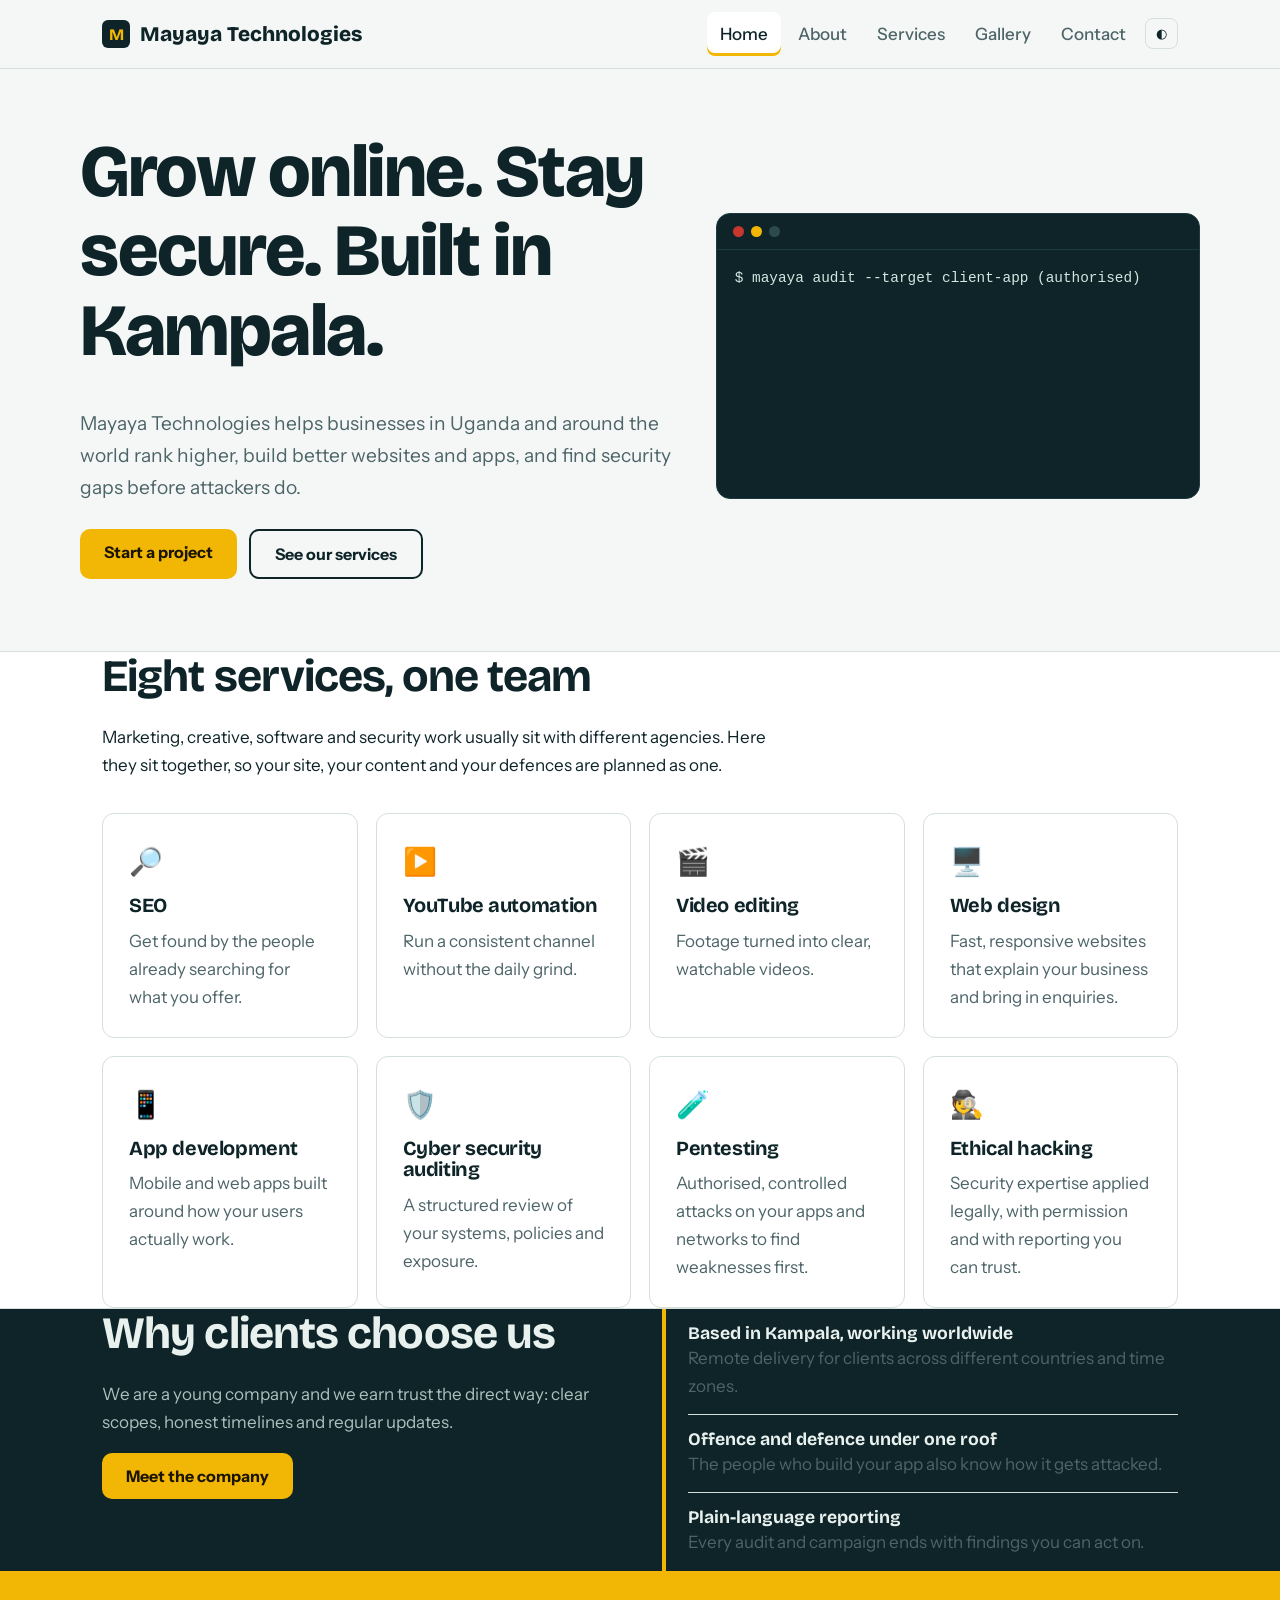
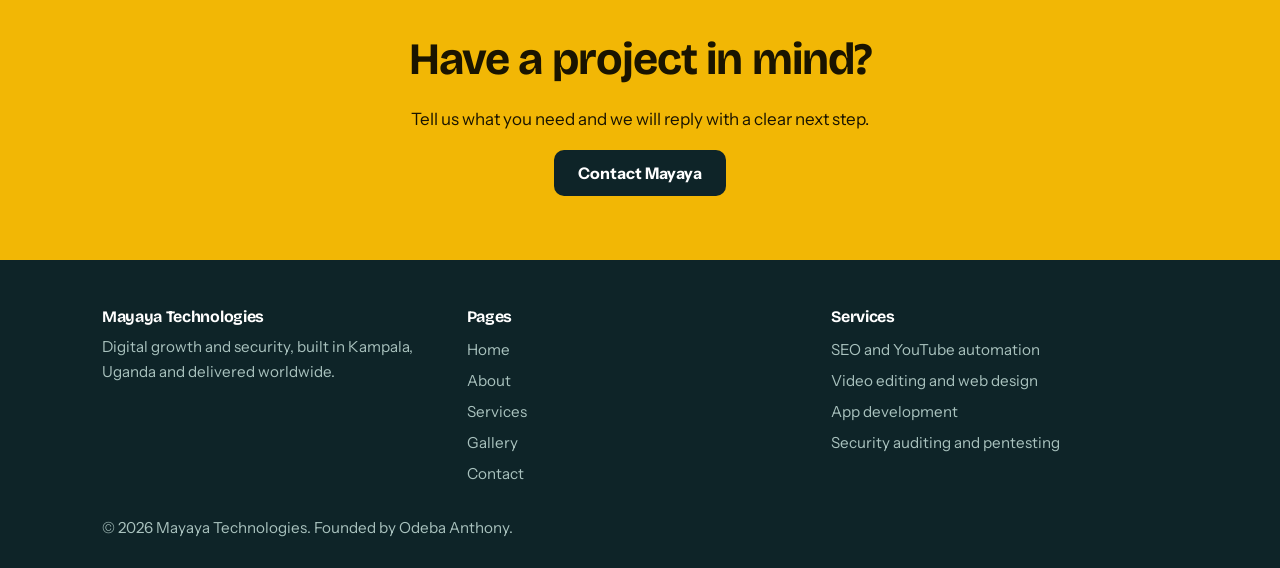
<file: index.html>
<!DOCTYPE html>
<html lang="en">
<head>
<meta charset="utf-8">
<meta name="viewport" content="width=device-width, initial-scale=1, viewport-fit=cover">
<title>Mayaya Technologies | Digital growth and security from Kampala</title>
<meta name="description" content="Mayaya Technologies offers SEO, YouTube automation, video editing, web design, app development, security auditing, pentesting and ethical hacking from Kampala, Uganda.">
<link rel="preconnect" href="https://fonts.googleapis.com">
<link href="https://fonts.googleapis.com/css2?family=Bricolage+Grotesque:wght@500;700;800&family=Instrument+Sans:wght@400;500;600&display=swap" rel="stylesheet">
<link rel="stylesheet" href="style.css">
</head>
<body data-page="home">
<header>
<div class="wrap bar">
<a class="logo" href="index.html"><i>M</i>Mayaya Technologies</a>
<div style="display:flex;align-items:center">
<nav id="nav" aria-label="Main">
<a href="index.html" data-p="home">Home</a>
<a href="about.html" data-p="about">About</a>
<a href="services.html" data-p="services">Services</a>
<a href="gallery.html" data-p="gallery">Gallery</a>
<a href="contact.html" data-p="contact">Contact</a>
</nav>
<button class="theme" id="theme" aria-label="Switch light or dark theme">◐</button>
<button class="menu" id="menu" aria-expanded="false" aria-controls="nav" style="margin-left:6px">Menu</button>
</div>
</div>
</header>

<main>
<div class="wrap hero">
<div>
<h1>Grow online. Stay secure. Built in Kampala.</h1>
<p class="lede">Mayaya Technologies helps businesses in Uganda and around the world rank higher, build better websites and apps, and find security gaps before attackers do.</p>
<div class="cta"><a class="btn" href="contact.html">Start a project</a><a class="btn alt" href="services.html">See our services</a></div>
</div>
<div class="term" aria-label="Example security audit output">
<div class="top"><b></b><b></b><b></b></div>
<pre id="typed"></pre>
</div>
</div>

<div class="band"><section class="wrap">
<div class="sec-head"><h2>Eight services, one team</h2><p>Marketing, creative, software and security work usually sit with different agencies. Here they sit together, so your site, your content and your defences are planned as one.</p></div>
<div class="grid" id="homeSvc"></div>
</section></div>

<div class="dark"><section class="wrap split">
<div><h2>Why clients choose us</h2><p>We are a young company and we earn trust the direct way: clear scopes, honest timelines and regular updates.</p><a class="btn" href="about.html">Meet the company</a></div>
<div class="facts">
<div><b>Based in Kampala, working worldwide</b><span>Remote delivery for clients across different countries and time zones.</span></div>
<div><b>Offence and defence under one roof</b><span>The people who build your app also know how it gets attacked.</span></div>
<div><b>Plain-language reporting</b><span>Every audit and campaign ends with findings you can act on.</span></div>
</div>
</section></div>

<div class="cl"><div class="wrap"><h2>Have a project in mind?</h2><p>Tell us what you need and we will reply with a clear next step.</p><a class="btn" style="background:#0e2428;color:#fff" href="contact.html">Contact Mayaya</a></div></div>
</main>

<footer>
<div class="wrap">
<div class="grid">
<div><h3>Mayaya Technologies</h3><p>Digital growth and security, built in Kampala, Uganda and delivered worldwide.</p></div>
<div><h3>Pages</h3><a href="index.html">Home</a><a href="about.html">About</a><a href="services.html">Services</a><a href="gallery.html">Gallery</a><a href="contact.html">Contact</a></div>
<div><h3>Services</h3><a href="services.html">SEO and YouTube automation</a><a href="services.html">Video editing and web design</a><a href="services.html">App development</a><a href="services.html">Security auditing and pentesting</a></div>
</div>
<div>© <span id="yr">2026</span> Mayaya Technologies. Founded by Odeba Anthony.</div>
</div>
</footer>

<script src="script.js"></script>
</body>
</html>
</file>
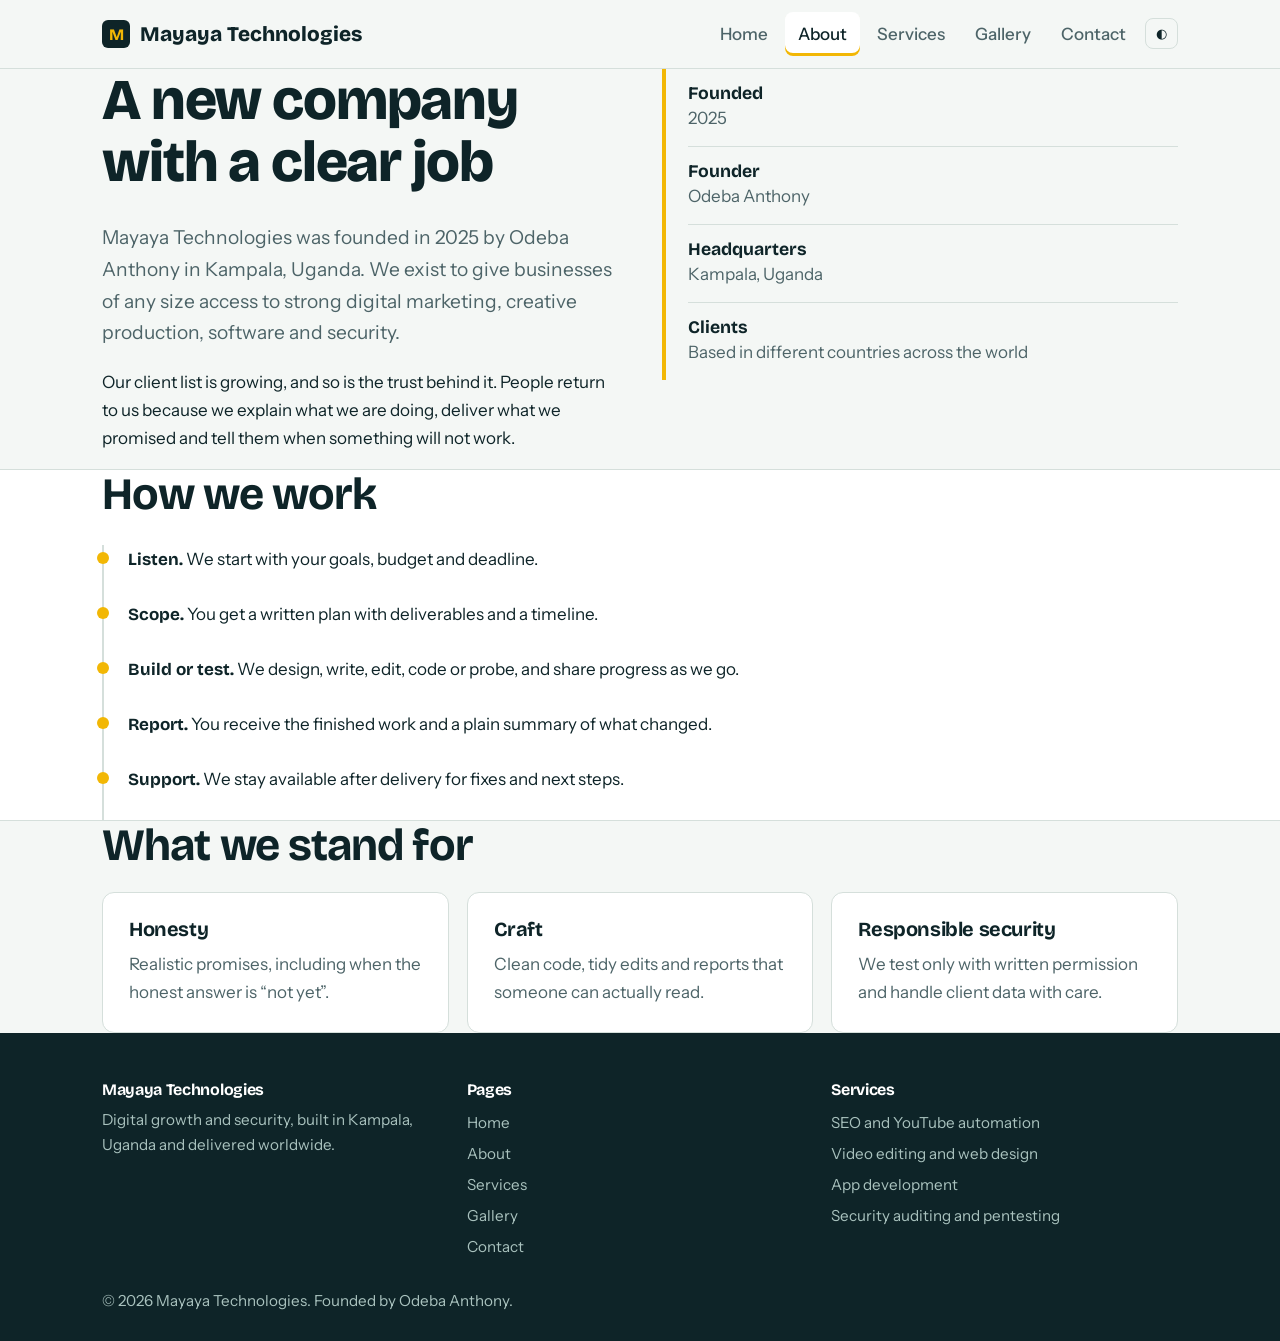
<file: about.html>
<!DOCTYPE html>
<html lang="en">
<head>
<meta charset="utf-8">
<meta name="viewport" content="width=device-width, initial-scale=1, viewport-fit=cover">
<title>About | Mayaya Technologies</title>
<meta name="description" content="Mayaya Technologies was founded in 2025 by Odeba Anthony in Kampala, Uganda, and works with clients worldwide.">
<link rel="preconnect" href="https://fonts.googleapis.com">
<link href="https://fonts.googleapis.com/css2?family=Bricolage+Grotesque:wght@500;700;800&family=Instrument+Sans:wght@400;500;600&display=swap" rel="stylesheet">
<link rel="stylesheet" href="style.css">
</head>
<body data-page="about">
<header>
<div class="wrap bar">
<a class="logo" href="index.html"><i>M</i>Mayaya Technologies</a>
<div style="display:flex;align-items:center">
<nav id="nav" aria-label="Main">
<a href="index.html" data-p="home">Home</a>
<a href="about.html" data-p="about">About</a>
<a href="services.html" data-p="services">Services</a>
<a href="gallery.html" data-p="gallery">Gallery</a>
<a href="contact.html" data-p="contact">Contact</a>
</nav>
<button class="theme" id="theme" aria-label="Switch light or dark theme">◐</button>
<button class="menu" id="menu" aria-expanded="false" aria-controls="nav" style="margin-left:6px">Menu</button>
</div>
</div>
</header>

<main>
<section class="wrap split">
<div>
<h1 style="font-size:clamp(2.2rem,5vw,3.6rem)">A new company with a clear job</h1>
<p class="lede">Mayaya Technologies was founded in 2025 by Odeba Anthony in Kampala, Uganda. We exist to give businesses of any size access to strong digital marketing, creative production, software and security.</p>
<p>Our client list is growing, and so is the trust behind it. People return to us because we explain what we are doing, deliver what we promised and tell them when something will not work.</p>
</div>
<div class="facts">
<div><b>Founded</b><span>2025</span></div>
<div><b>Founder</b><span>Odeba Anthony</span></div>
<div><b>Headquarters</b><span>Kampala, Uganda</span></div>
<div><b>Clients</b><span>Based in different countries across the world</span></div>
</div>
</section>
<div class="band"><section class="wrap">
<h2>How we work</h2>
<ul class="tl" style="max-width:640px;margin-top:26px">
<li><b>Listen.</b> We start with your goals, budget and deadline.</li>
<li><b>Scope.</b> You get a written plan with deliverables and a timeline.</li>
<li><b>Build or test.</b> We design, write, edit, code or probe, and share progress as we go.</li>
<li><b>Report.</b> You receive the finished work and a plain summary of what changed.</li>
<li><b>Support.</b> We stay available after delivery for fixes and next steps.</li>
</ul>
</section></div>
<section class="wrap"><h2>What we stand for</h2>
<div class="grid">
<div class="card"><h3>Honesty</h3><p>Realistic promises, including when the honest answer is “not yet”.</p></div>
<div class="card"><h3>Craft</h3><p>Clean code, tidy edits and reports that someone can actually read.</p></div>
<div class="card"><h3>Responsible security</h3><p>We test only with written permission and handle client data with care.</p></div>
</div></section>
</main>

<footer>
<div class="wrap">
<div class="grid">
<div><h3>Mayaya Technologies</h3><p>Digital growth and security, built in Kampala, Uganda and delivered worldwide.</p></div>
<div><h3>Pages</h3><a href="index.html">Home</a><a href="about.html">About</a><a href="services.html">Services</a><a href="gallery.html">Gallery</a><a href="contact.html">Contact</a></div>
<div><h3>Services</h3><a href="services.html">SEO and YouTube automation</a><a href="services.html">Video editing and web design</a><a href="services.html">App development</a><a href="services.html">Security auditing and pentesting</a></div>
</div>
<div>© <span id="yr">2026</span> Mayaya Technologies. Founded by Odeba Anthony.</div>
</div>
</footer>

<script src="script.js"></script>
</body>
</html>
</file>
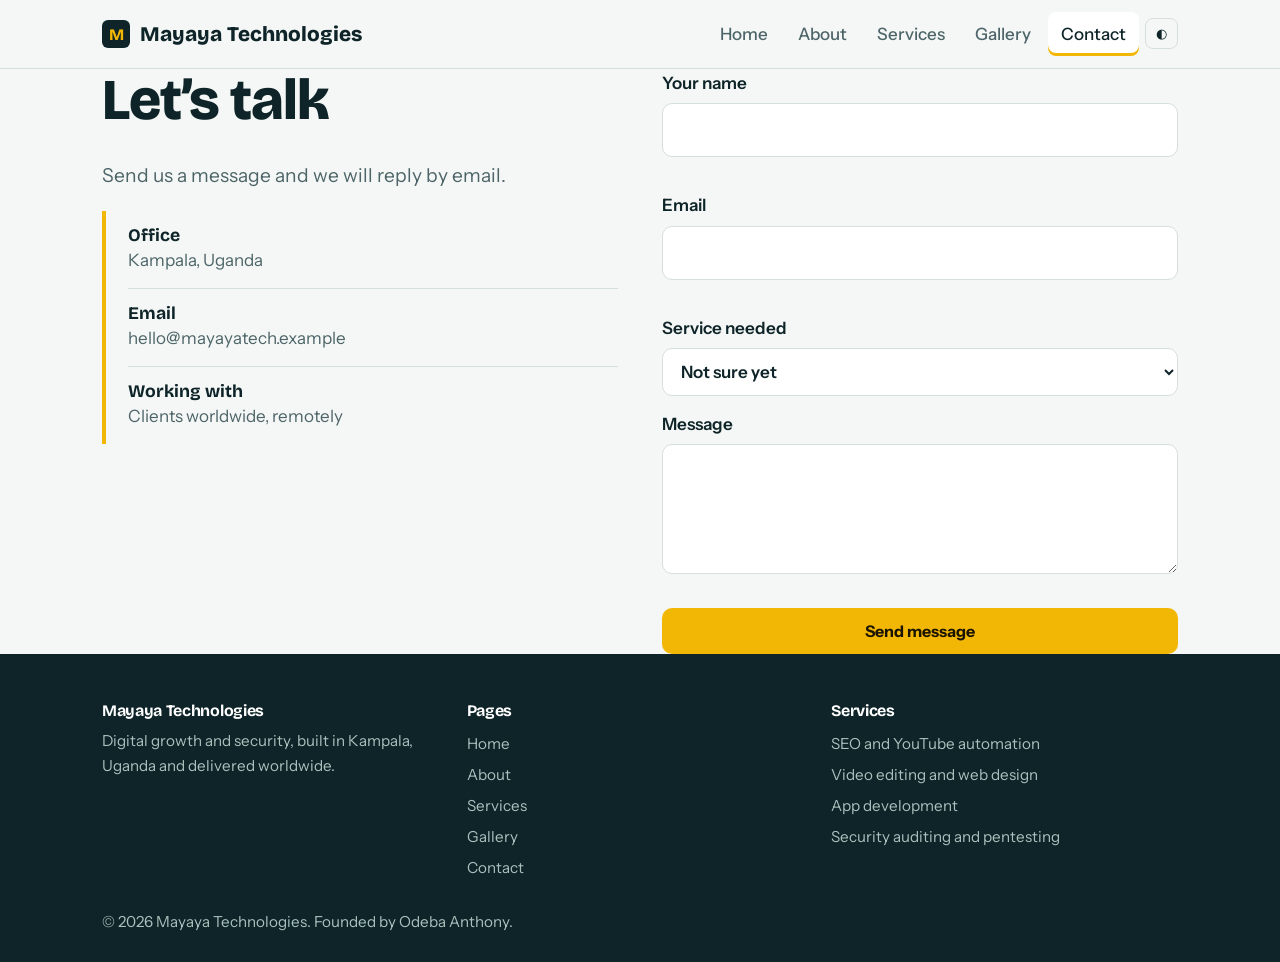
<file: contact.html>
<!DOCTYPE html>
<html lang="en">
<head>
<meta charset="utf-8">
<meta name="viewport" content="width=device-width, initial-scale=1, viewport-fit=cover">
<title>Contact | Mayaya Technologies</title>
<meta name="description" content="Contact Mayaya Technologies in Kampala, Uganda.">
<link rel="preconnect" href="https://fonts.googleapis.com">
<link href="https://fonts.googleapis.com/css2?family=Bricolage+Grotesque:wght@500;700;800&family=Instrument+Sans:wght@400;500;600&display=swap" rel="stylesheet">
<link rel="stylesheet" href="style.css">
</head>
<body data-page="contact">
<header>
<div class="wrap bar">
<a class="logo" href="index.html"><i>M</i>Mayaya Technologies</a>
<div style="display:flex;align-items:center">
<nav id="nav" aria-label="Main">
<a href="index.html" data-p="home">Home</a>
<a href="about.html" data-p="about">About</a>
<a href="services.html" data-p="services">Services</a>
<a href="gallery.html" data-p="gallery">Gallery</a>
<a href="contact.html" data-p="contact">Contact</a>
</nav>
<button class="theme" id="theme" aria-label="Switch light or dark theme">◐</button>
<button class="menu" id="menu" aria-expanded="false" aria-controls="nav" style="margin-left:6px">Menu</button>
</div>
</div>
</header>

<main>
<section class="wrap split">
<div>
<h1 style="font-size:clamp(2.2rem,5vw,3.6rem)">Let’s talk</h1>
<p class="lede">Send us a message and we will reply by email.</p>
<div class="facts">
<div><b>Office</b><span>Kampala, Uganda</span></div>
<div><b>Email</b><span>hello@mayayatech.example</span></div>
<div><b>Working with</b><span>Clients worldwide, remotely</span></div>
</div>
</div>
<div>
<form id="form" novalidate>
<label>Your name<input id="n" autocomplete="name"><span class="err" id="en"></span></label>
<label>Email<input id="e" type="email" autocomplete="email"><span class="err" id="ee"></span></label>
<label>Service needed<select id="s"></select></label>
<label>Message<textarea id="m"></textarea><span class="err" id="em"></span></label>
<button class="btn" type="submit">Send message</button>
</form>
<div class="msg" id="ok" role="status"><h3>Message ready</h3><p id="okt"></p></div>
</div>
</section>
</main>

<footer>
<div class="wrap">
<div class="grid">
<div><h3>Mayaya Technologies</h3><p>Digital growth and security, built in Kampala, Uganda and delivered worldwide.</p></div>
<div><h3>Pages</h3><a href="index.html">Home</a><a href="about.html">About</a><a href="services.html">Services</a><a href="gallery.html">Gallery</a><a href="contact.html">Contact</a></div>
<div><h3>Services</h3><a href="services.html">SEO and YouTube automation</a><a href="services.html">Video editing and web design</a><a href="services.html">App development</a><a href="services.html">Security auditing and pentesting</a></div>
</div>
<div>© <span id="yr">2026</span> Mayaya Technologies. Founded by Odeba Anthony.</div>
</div>
</footer>

<script src="script.js"></script>
</body>
</html>
</file>
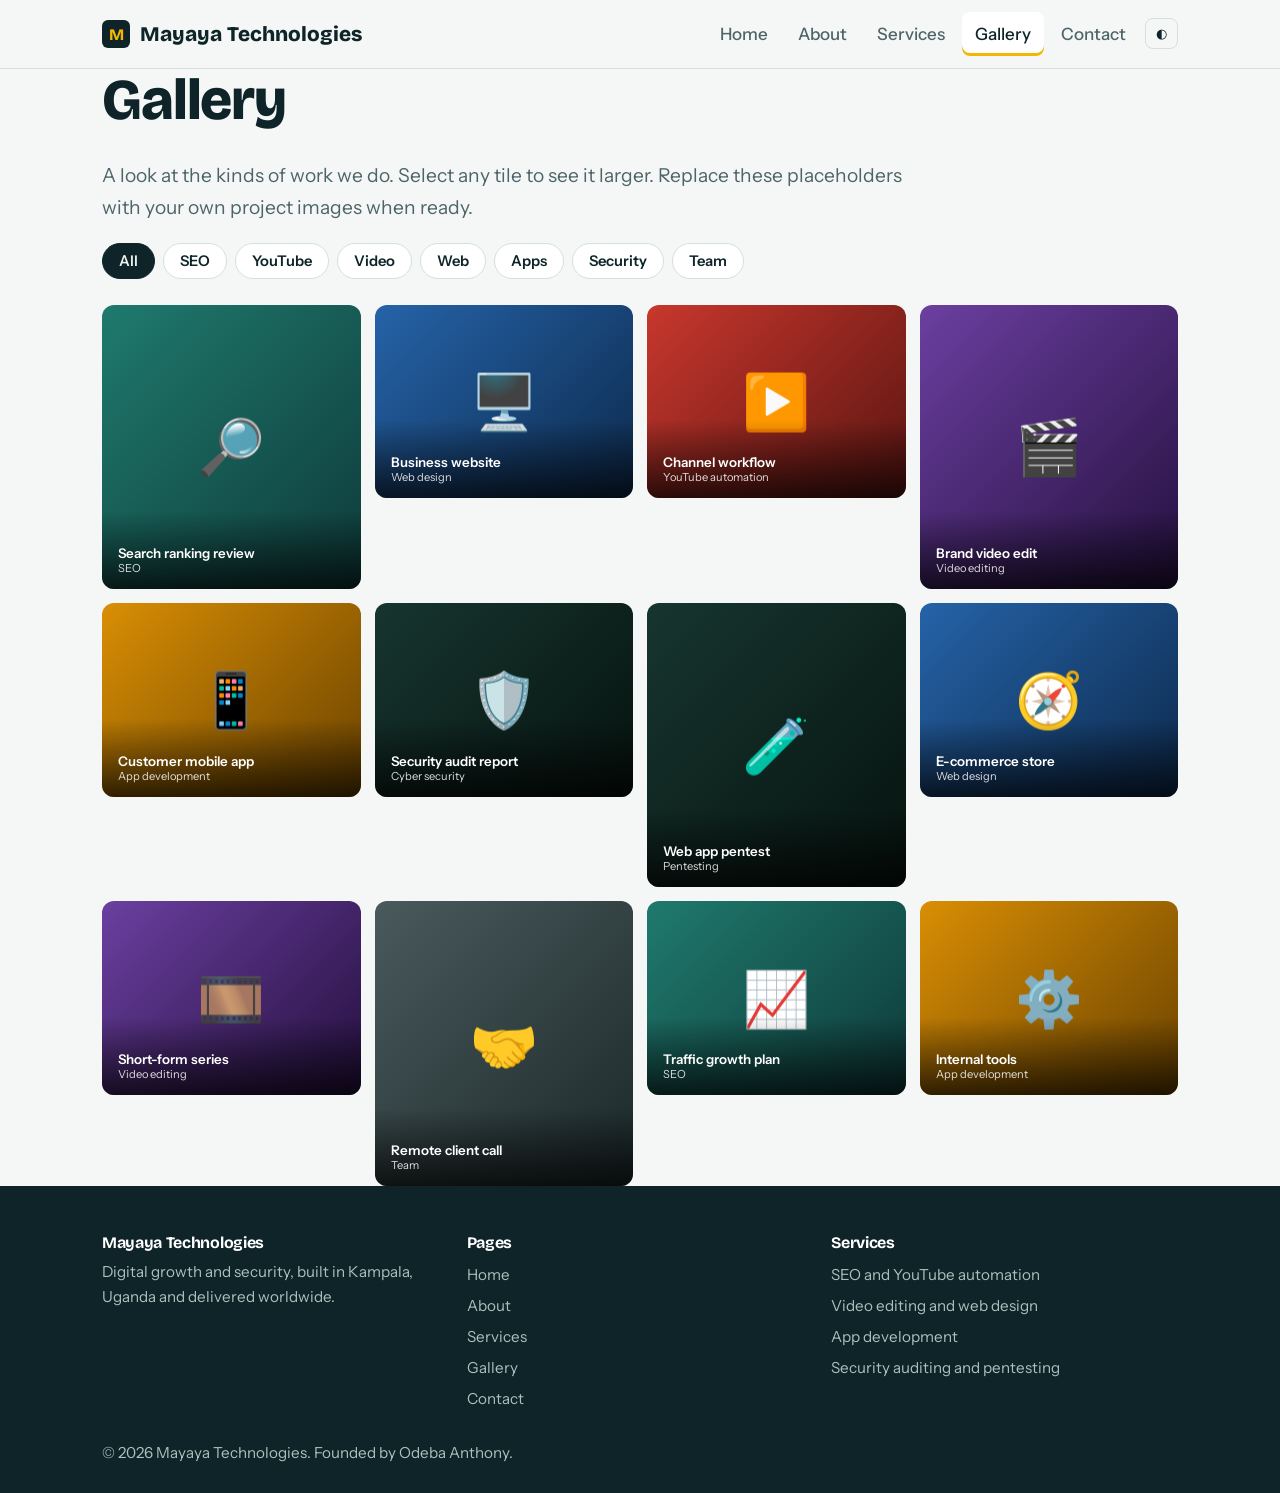
<file: gallery.html>
<!DOCTYPE html>
<html lang="en">
<head>
<meta charset="utf-8">
<meta name="viewport" content="width=device-width, initial-scale=1, viewport-fit=cover">
<title>Gallery | Mayaya Technologies</title>
<meta name="description" content="A look at the kinds of work Mayaya Technologies does.">
<link rel="preconnect" href="https://fonts.googleapis.com">
<link href="https://fonts.googleapis.com/css2?family=Bricolage+Grotesque:wght@500;700;800&family=Instrument+Sans:wght@400;500;600&display=swap" rel="stylesheet">
<link rel="stylesheet" href="style.css">
</head>
<body data-page="gallery">
<header>
<div class="wrap bar">
<a class="logo" href="index.html"><i>M</i>Mayaya Technologies</a>
<div style="display:flex;align-items:center">
<nav id="nav" aria-label="Main">
<a href="index.html" data-p="home">Home</a>
<a href="about.html" data-p="about">About</a>
<a href="services.html" data-p="services">Services</a>
<a href="gallery.html" data-p="gallery">Gallery</a>
<a href="contact.html" data-p="contact">Contact</a>
</nav>
<button class="theme" id="theme" aria-label="Switch light or dark theme">◐</button>
<button class="menu" id="menu" aria-expanded="false" aria-controls="nav" style="margin-left:6px">Menu</button>
</div>
</div>
</header>

<main>
<section class="wrap">
<h1 style="font-size:clamp(2.2rem,5vw,3.6rem)">Gallery</h1>
<p class="lede">A look at the kinds of work we do. Select any tile to see it larger. Replace these placeholders with your own project images when ready.</p>
<div class="filters" id="filters" role="group" aria-label="Filter gallery"></div>
<div class="gal" id="gal"></div>
</section>
</main>

<footer>
<div class="wrap">
<div class="grid">
<div><h3>Mayaya Technologies</h3><p>Digital growth and security, built in Kampala, Uganda and delivered worldwide.</p></div>
<div><h3>Pages</h3><a href="index.html">Home</a><a href="about.html">About</a><a href="services.html">Services</a><a href="gallery.html">Gallery</a><a href="contact.html">Contact</a></div>
<div><h3>Services</h3><a href="services.html">SEO and YouTube automation</a><a href="services.html">Video editing and web design</a><a href="services.html">App development</a><a href="services.html">Security auditing and pentesting</a></div>
</div>
<div>© <span id="yr">2026</span> Mayaya Technologies. Founded by Odeba Anthony.</div>
</div>
</footer>
<div class="lb" id="lb" role="dialog" aria-modal="true" aria-label="Gallery preview">
<div class="box"><div class="big" id="lbArt"></div>
<div class="txt"><h3 id="lbT"></h3><p id="lbD"></p>
<div class="row"><button class="chip" id="prev">Previous</button><button class="chip" id="next">Next</button><button class="chip" id="close">Close</button></div></div></div>
</div>
<script src="script.js"></script>
</body>
</html>
</file>
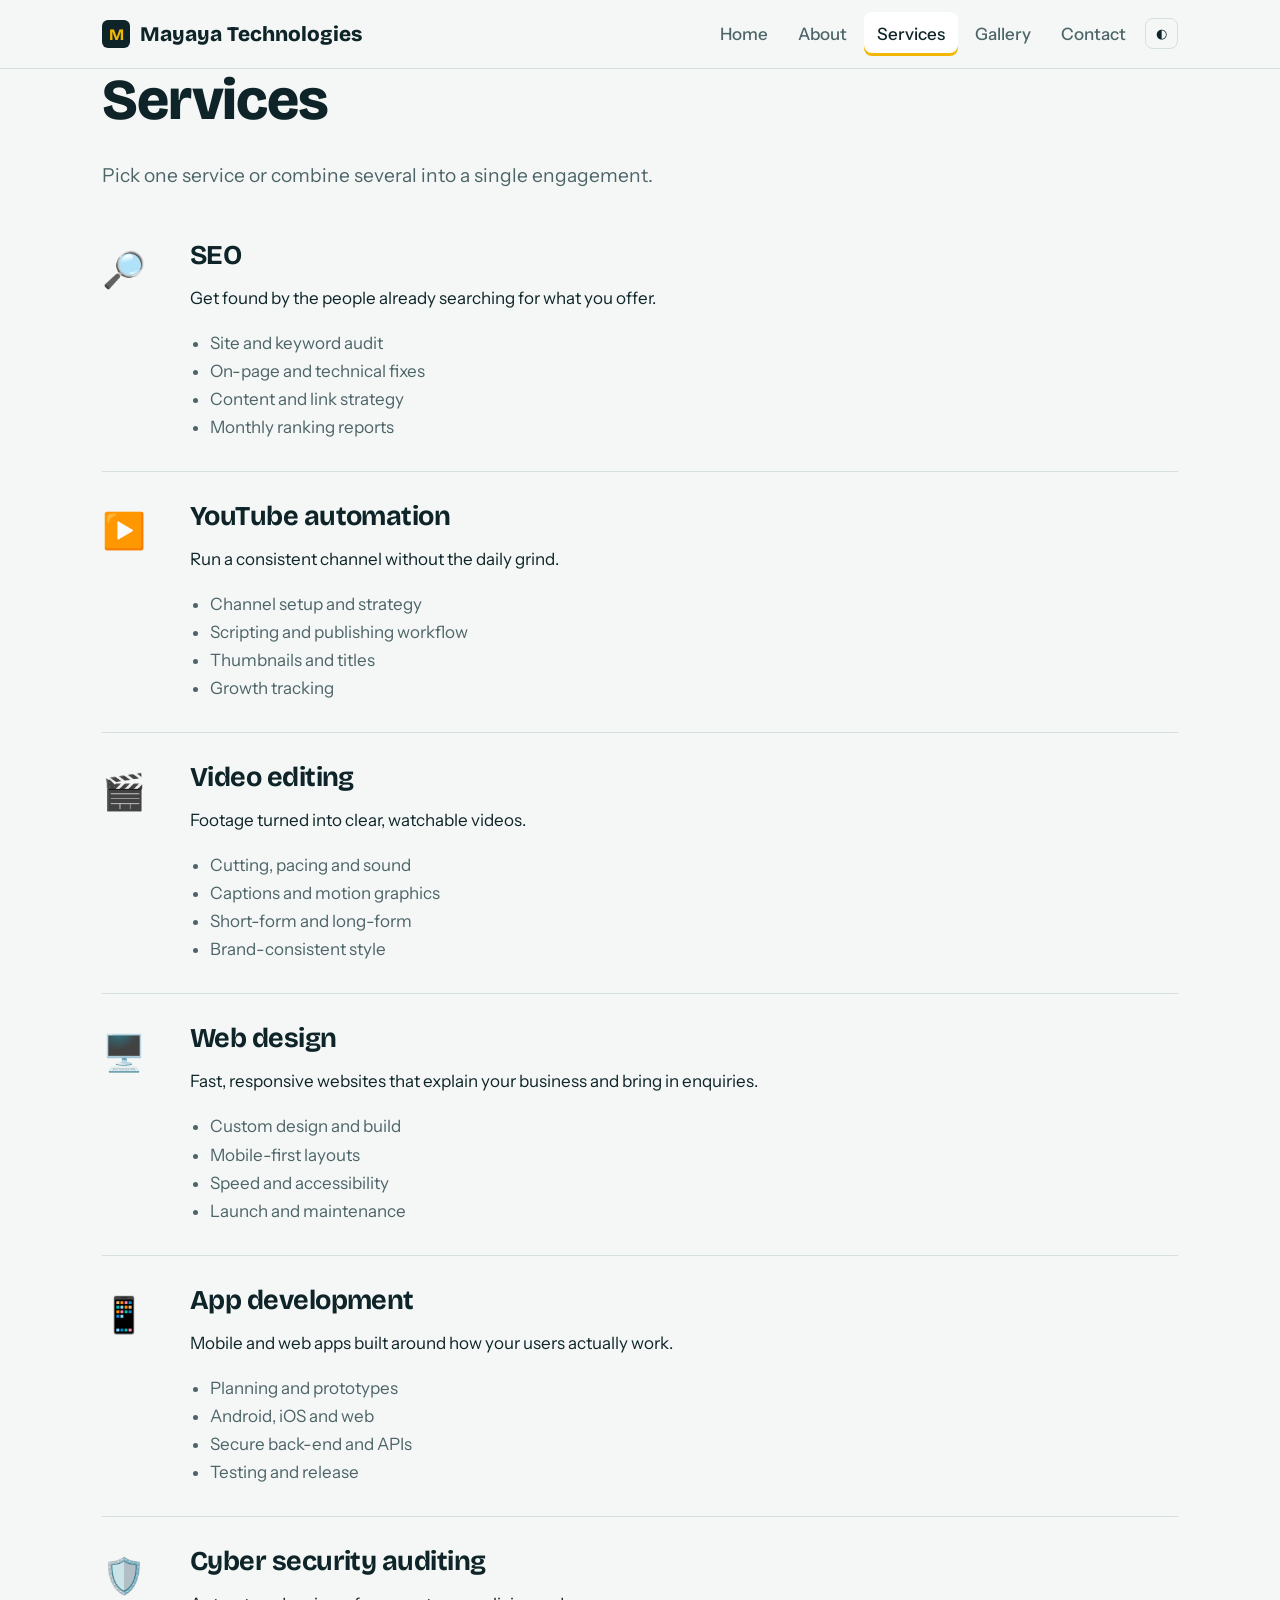
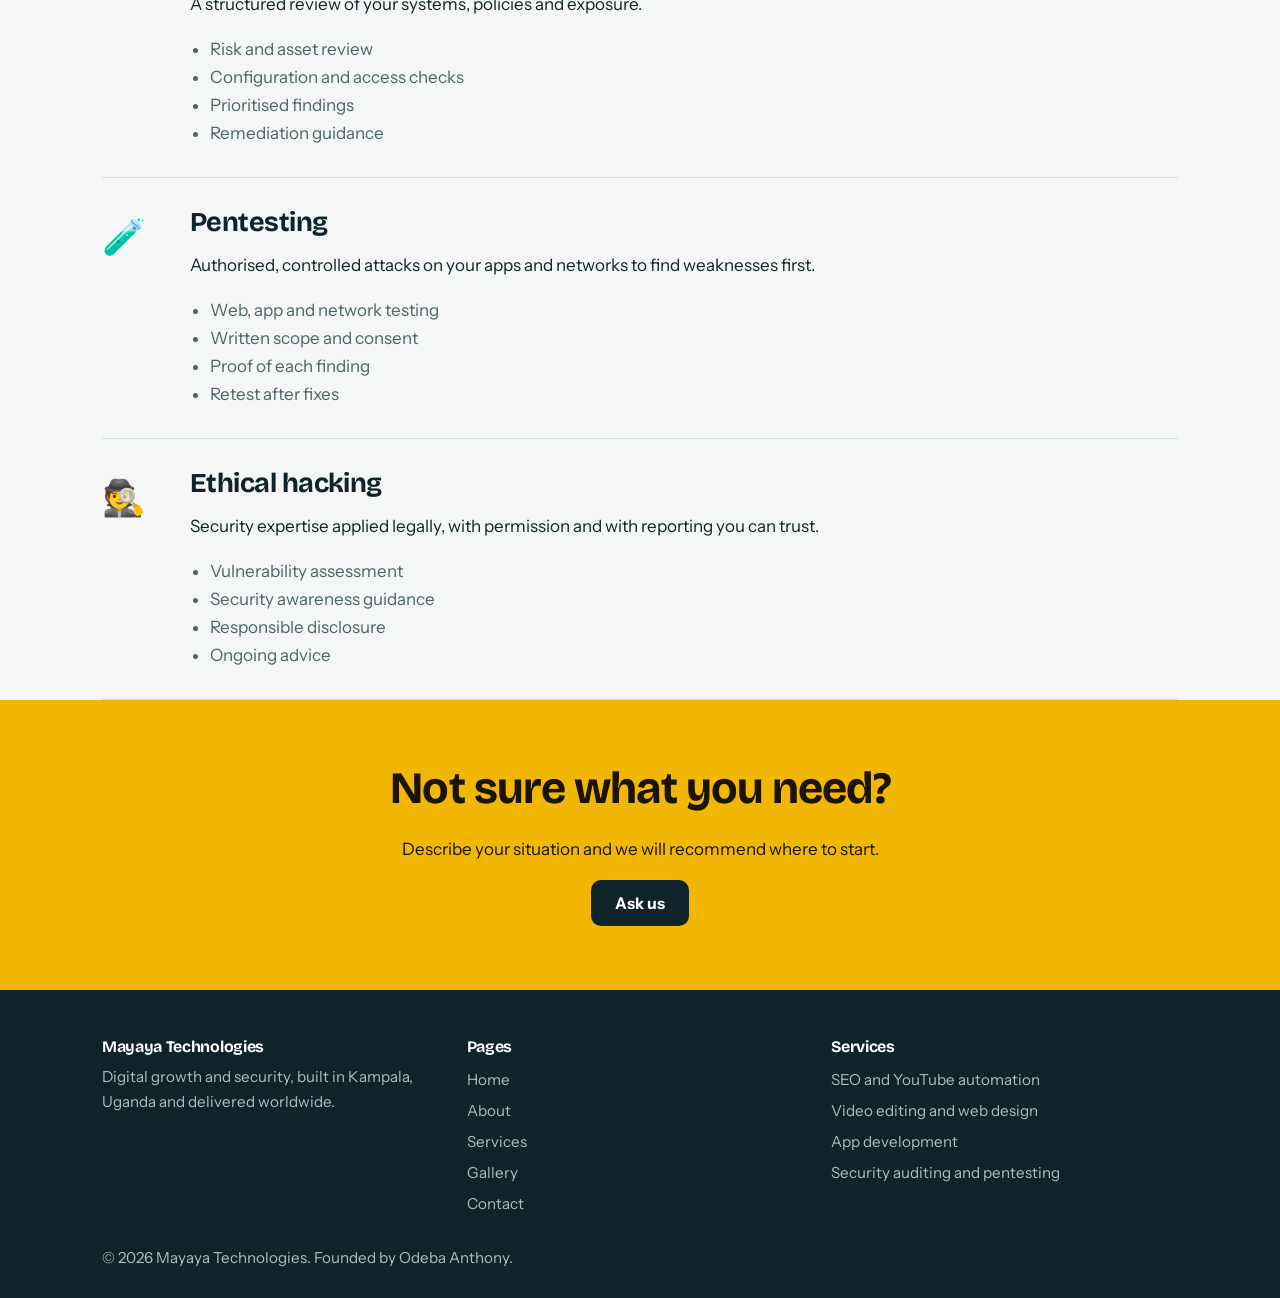
<file: services.html>
<!DOCTYPE html>
<html lang="en">
<head>
<meta charset="utf-8">
<meta name="viewport" content="width=device-width, initial-scale=1, viewport-fit=cover">
<title>Services | Mayaya Technologies</title>
<meta name="description" content="SEO, YouTube automation, video editing, web design, app development, cyber security auditing, pentesting and ethical hacking.">
<link rel="preconnect" href="https://fonts.googleapis.com">
<link href="https://fonts.googleapis.com/css2?family=Bricolage+Grotesque:wght@500;700;800&family=Instrument+Sans:wght@400;500;600&display=swap" rel="stylesheet">
<link rel="stylesheet" href="style.css">
</head>
<body data-page="services">
<header>
<div class="wrap bar">
<a class="logo" href="index.html"><i>M</i>Mayaya Technologies</a>
<div style="display:flex;align-items:center">
<nav id="nav" aria-label="Main">
<a href="index.html" data-p="home">Home</a>
<a href="about.html" data-p="about">About</a>
<a href="services.html" data-p="services">Services</a>
<a href="gallery.html" data-p="gallery">Gallery</a>
<a href="contact.html" data-p="contact">Contact</a>
</nav>
<button class="theme" id="theme" aria-label="Switch light or dark theme">◐</button>
<button class="menu" id="menu" aria-expanded="false" aria-controls="nav" style="margin-left:6px">Menu</button>
</div>
</div>
</header>

<main>
<section class="wrap">
<h1 style="font-size:clamp(2.2rem,5vw,3.6rem)">Services</h1>
<p class="lede">Pick one service or combine several into a single engagement.</p>
<div id="svcList"></div>
</section>
<div class="cl"><div class="wrap"><h2>Not sure what you need?</h2><p>Describe your situation and we will recommend where to start.</p><a class="btn" style="background:#0e2428;color:#fff" href="contact.html">Ask us</a></div></div>
</main>

<footer>
<div class="wrap">
<div class="grid">
<div><h3>Mayaya Technologies</h3><p>Digital growth and security, built in Kampala, Uganda and delivered worldwide.</p></div>
<div><h3>Pages</h3><a href="index.html">Home</a><a href="about.html">About</a><a href="services.html">Services</a><a href="gallery.html">Gallery</a><a href="contact.html">Contact</a></div>
<div><h3>Services</h3><a href="services.html">SEO and YouTube automation</a><a href="services.html">Video editing and web design</a><a href="services.html">App development</a><a href="services.html">Security auditing and pentesting</a></div>
</div>
<div>© <span id="yr">2026</span> Mayaya Technologies. Founded by Odeba Anthony.</div>
</div>
</footer>

<script src="script.js"></script>
</body>
</html>
</file>
<file: style.css>
:root{--bg:#f4f7f5;--surface:#fff;--ink:#0e2428;--muted:#4d6468;--line:#d5dfdb;--deep:#0e2428;--deepink:#e8f1ee;--sun:#f2b705;--red:#c8372d;--teal:#1f7a6d;
--h:'Bricolage Grotesque','Trebuchet MS',sans-serif;--b:'Instrument Sans','Segoe UI',Arial,sans-serif;
box-sizing:border-box;padding-top:env(safe-area-inset-top,0px);padding-bottom:env(safe-area-inset-bottom,0px);color-scheme:light}
@media (prefers-color-scheme:dark){:root:not([data-theme="light"]){--bg:#0a1a1d;--surface:#102a2e;--ink:#e8f1ee;--muted:#9bb3b0;--line:#21403f;--deep:#071316;--teal:#4fc3b0;color-scheme:dark}}
:root[data-theme="dark"]{--bg:#0a1a1d;--surface:#102a2e;--ink:#e8f1ee;--muted:#9bb3b0;--line:#21403f;--deep:#071316;--teal:#4fc3b0;color-scheme:dark}
*{box-sizing:border-box}
html{scroll-padding-top:calc(env(safe-area-inset-top,0px) + 70px);scroll-behavior:smooth}
body{margin:0;background:var(--bg);color:var(--ink);font:400 1.0625rem/1.65 var(--b)}
body::before{content:"";position:fixed;inset:0 0 auto;height:env(safe-area-inset-top,0px);background:var(--bg);z-index:30}
h1,h2,h3{font-family:var(--h);line-height:1.08;margin:0 0 .5em;letter-spacing:-.02em}
h1{font-size:clamp(2.4rem,6.5vw,4.6rem);font-weight:800}
h2{font-size:clamp(1.8rem,4vw,2.8rem);font-weight:700}
h3{font-size:1.25rem;font-weight:700}
p{margin:0 0 1em;max-width:62ch}
a{color:inherit}
:focus-visible{outline:3px solid var(--sun);outline-offset:3px}
.wrap{max-width:1120px;margin:0 auto;padding:0 22px}
header{position:sticky;top:env(safe-area-inset-top,0px);z-index:40;background:var(--bg);border-bottom:1px solid var(--line)}
.bar{display:flex;align-items:center;justify-content:space-between;height:68px}
.logo{font:800 1.3rem var(--h);text-decoration:none;display:flex;align-items:center;gap:10px}
.logo i{width:28px;height:28px;background:var(--deep);border-radius:6px;display:grid;place-items:center;color:var(--sun);font:800 1rem var(--h);font-style:normal}
nav{display:flex;gap:4px;align-items:center}
nav a{padding:8px 13px;border-radius:8px;text-decoration:none;font-weight:500;color:var(--muted)}
nav a:hover{color:var(--ink)}
nav a.on{color:var(--ink);background:var(--surface);box-shadow:inset 0 -3px 0 var(--sun)}
.menu{display:none;background:none;border:1px solid var(--line);color:var(--ink);border-radius:8px;padding:8px 12px;font:600 .95rem var(--b);cursor:pointer}
.btn{display:inline-block;background:var(--sun);color:#1a1400;font:700 1rem var(--b);padding:13px 24px;border-radius:10px;border:0;text-decoration:none;cursor:pointer}
.btn:hover{filter:brightness(.95)}
.btn.alt{background:transparent;color:var(--ink);border:2px solid var(--ink)}
.page{display:none;min-height:70vh}
.page.on{display:block;animation:in .35s ease}
@keyframes in{from{opacity:0}to{opacity:1}}
section{padding:72px 0}
.hero{display:grid;grid-template-columns:1.1fr .9fr;gap:44px;align-items:center;padding:64px 0 72px}
.lede{font-size:1.2rem;color:var(--muted)}
.cta{display:flex;gap:12px;flex-wrap:wrap;margin-top:26px}
.term{background:var(--deep);color:#cfe9e2;border-radius:14px;font:500 .9rem/1.7 ui-monospace,Consolas,monospace;padding:0 0 18px;overflow:hidden;border:1px solid #1d3b3d}
.term .top{display:flex;gap:7px;padding:12px 16px;border-bottom:1px solid #1d3b3d}
.term .top b{width:11px;height:11px;border-radius:50%;background:#2c4a4c}
.term .top b:first-child{background:var(--red)}.term .top b:nth-child(2){background:var(--sun)}
.term pre{margin:0;padding:16px 18px 0;white-space:pre-wrap;min-height:230px}
.ok{color:#6fe0b0}.warn{color:var(--sun)}.bad{color:#ff7a6e}
.dark{background:var(--deep);color:var(--deepink)}
.dark p{color:#a9c2be}
.band{background:var(--surface);border-block:1px solid var(--line)}
.grid{display:grid;gap:18px;grid-template-columns:repeat(auto-fit,minmax(250px,1fr))}
.card{background:var(--surface);border:1px solid var(--line);border-radius:12px;padding:26px}
.card p{color:var(--muted);margin:0}
.card .ic{font-size:1.7rem;margin-bottom:10px;display:block}
.dark .card{background:#12353a;border-color:#1f4448}
.dark .card p{color:#a9c2be}
.sec-head{margin-bottom:34px}
.split{display:grid;grid-template-columns:1fr 1fr;gap:44px;align-items:start}
.facts{display:grid;gap:0;border-left:4px solid var(--sun);padding-left:22px}
.facts div{padding:14px 0;border-bottom:1px solid var(--line)}
.facts div:last-child{border:0}
.facts b{display:block;font:700 1.1rem var(--h)}
.facts span{color:var(--muted)}
.tl{list-style:none;margin:0;padding:0;border-left:2px solid var(--line)}
.tl li{padding:0 0 26px 24px;position:relative}
.tl li::before{content:"";position:absolute;left:-7px;top:7px;width:12px;height:12px;border-radius:50%;background:var(--sun)}
.tl b{font-family:var(--h)}
.svc{display:grid;grid-template-columns:70px 1fr;gap:18px;padding:30px 0;border-bottom:1px solid var(--line)}
.svc .ic{font-size:2.2rem}
.svc ul{margin:10px 0 0;padding-left:20px;color:var(--muted)}
.filters{display:flex;gap:8px;flex-wrap:wrap;margin-bottom:26px}
.chip{border:1px solid var(--line);background:var(--surface);color:var(--ink);border-radius:999px;padding:8px 16px;font:600 .92rem var(--b);cursor:pointer}
.chip[aria-pressed="true"]{background:var(--deep);color:var(--deepink);border-color:var(--deep)}
.gal{display:grid;gap:14px;grid-template-columns:repeat(auto-fill,minmax(250px,1fr))}
.tile{border:0;padding:0;border-radius:12px;overflow:hidden;cursor:pointer;text-align:left;color:#fff;aspect-ratio:4/3;position:relative;font-family:var(--b)}
.tile:nth-child(3n+1){aspect-ratio:4/4.4}
.tile .art{position:absolute;inset:0;display:grid;place-items:center;font-size:3.4rem}
.tile .cap{position:absolute;left:0;right:0;bottom:0;padding:34px 16px 14px;background:linear-gradient(transparent,rgba(0,0,0,.72));font-weight:600}
.tile .cap small{display:block;font-weight:400;opacity:.85}
.tile:hover .art{transform:scale(1.06)}
.art{transition:transform .3s}
.g-seo{background:linear-gradient(135deg,#1f7a6d,#0e3a3a)}
.g-yt{background:linear-gradient(135deg,#c8372d,#5a1511)}
.g-vid{background:linear-gradient(135deg,#6b3fa0,#25103f)}
.g-web{background:linear-gradient(135deg,#2563a8,#0d2a4d)}
.g-app{background:linear-gradient(135deg,#d98e04,#6b4300)}
.g-sec{background:linear-gradient(135deg,#17352f,#06130f)}
.g-team{background:linear-gradient(135deg,#4a5a5c,#1b2829)}
.lb{position:fixed;inset:0;background:rgba(5,12,14,.88);z-index:80;display:none;place-items:center;padding:20px}
.lb.on{display:grid}
.lb .box{width:min(640px,100%);border-radius:16px;overflow:hidden;background:var(--surface);color:var(--ink)}
.lb .big{height:300px;display:grid;place-items:center;font-size:6rem}
.lb .txt{padding:22px}
.lb .txt p{color:var(--muted)}
.lb .row{display:flex;gap:10px;justify-content:space-between}
form{display:grid;gap:14px}
label{font-weight:600;display:grid;gap:6px}
input,select,textarea{font:inherit;padding:12px 14px;border:1px solid var(--line);border-radius:10px;background:var(--surface);color:var(--ink);width:100%}
textarea{min-height:130px;resize:vertical}
.err{color:var(--red);font-size:.9rem;font-weight:500;min-height:1em}
.msg{background:var(--surface);border:2px solid var(--teal);border-radius:12px;padding:22px;display:none}
.msg.on{display:block}
.cl{background:var(--sun);color:#1a1400;text-align:center;padding:64px 0}
.cl p{margin-inline:auto}
footer{background:var(--deep);color:#a9c2be;padding:48px 0 28px;font-size:.95rem}
footer .grid{margin-bottom:26px}
footer a{display:block;text-decoration:none;padding:3px 0}
footer a:hover{color:#fff}
footer h3{color:#fff;font-size:1rem}
.theme{background:none;border:1px solid var(--line);color:var(--ink);border-radius:8px;padding:7px 10px;cursor:pointer;margin-left:6px}
@media (max-width:820px){
.hero,.split{grid-template-columns:1fr}
.menu{display:block}
nav{display:none;position:absolute;left:0;right:0;top:68px;background:var(--bg);border-bottom:1px solid var(--line);flex-direction:column;align-items:stretch;padding:10px 22px 16px}
nav.open{display:flex}
section{padding:52px 0}
.svc{grid-template-columns:1fr}
}
@media (prefers-reduced-motion:reduce){*{animation:none!important;transition:none!important;scroll-behavior:auto!important}}
main{animation:in .35s ease}
</file>
